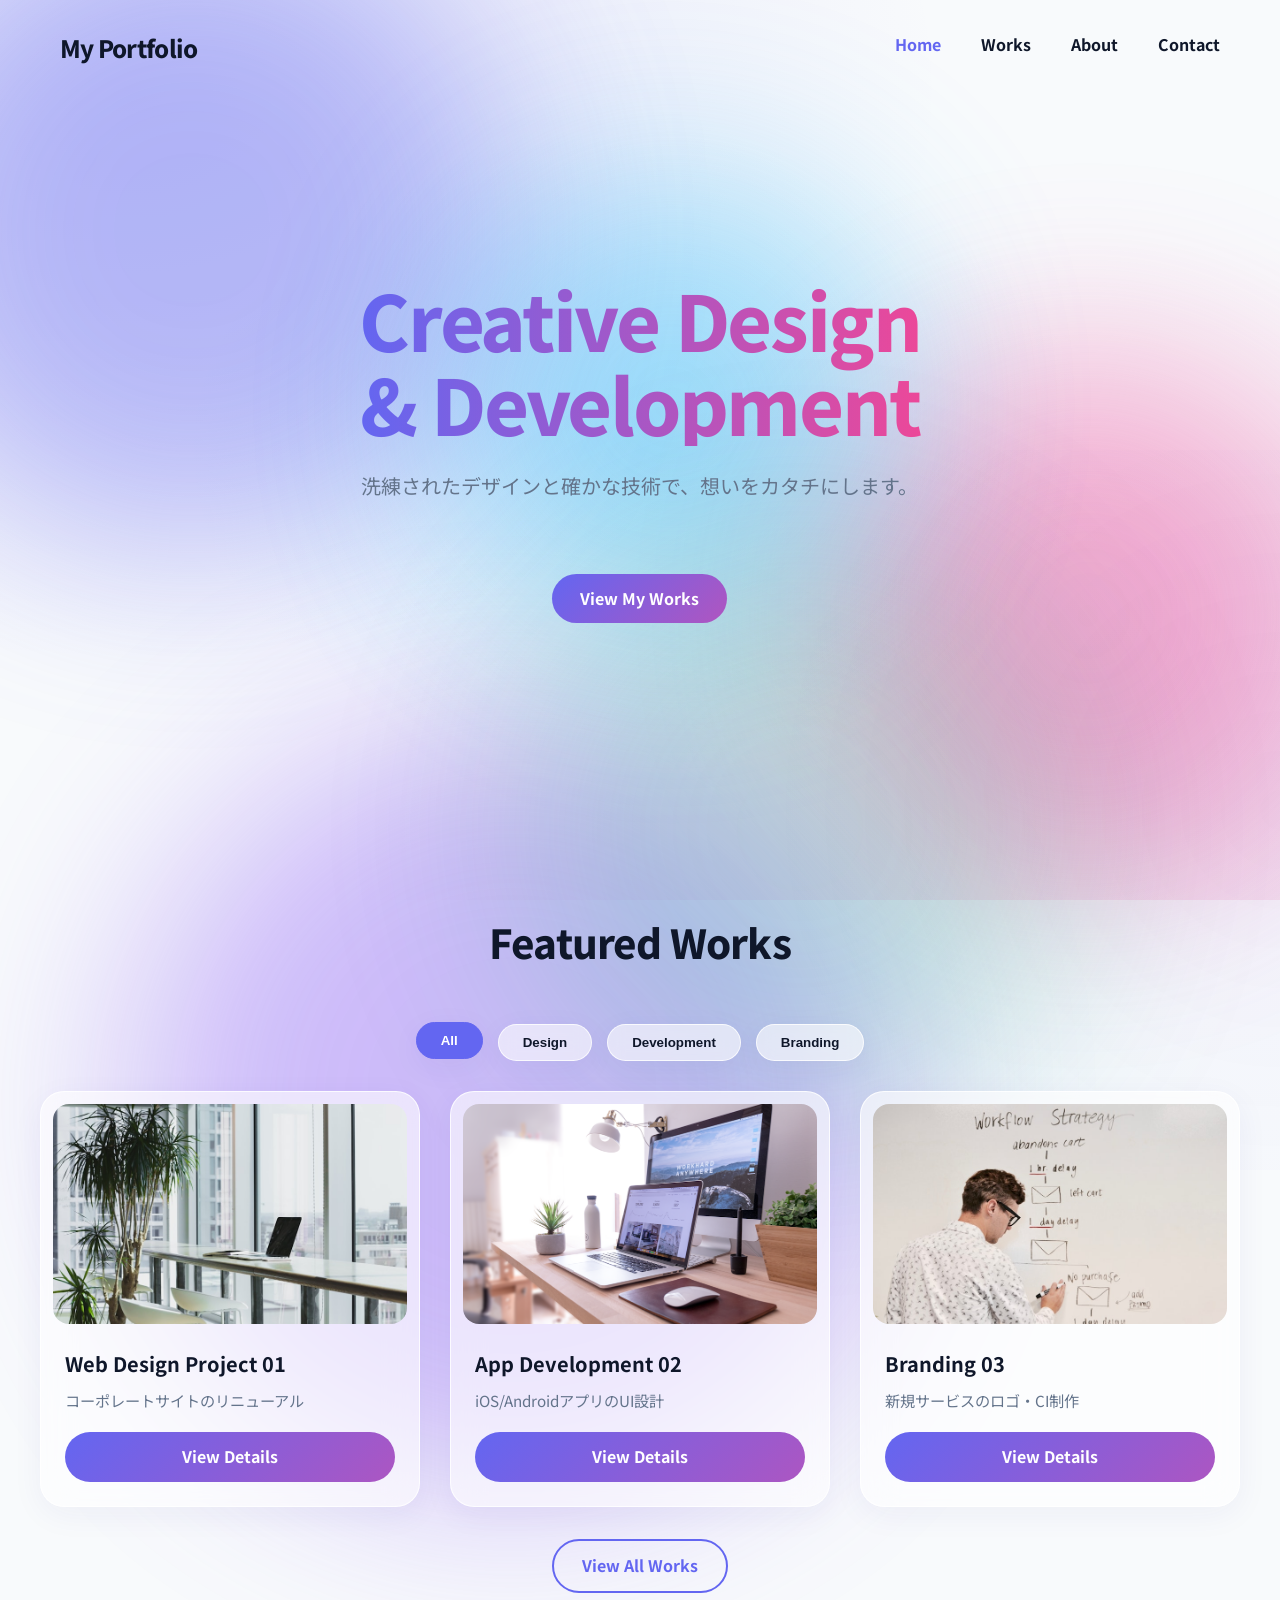
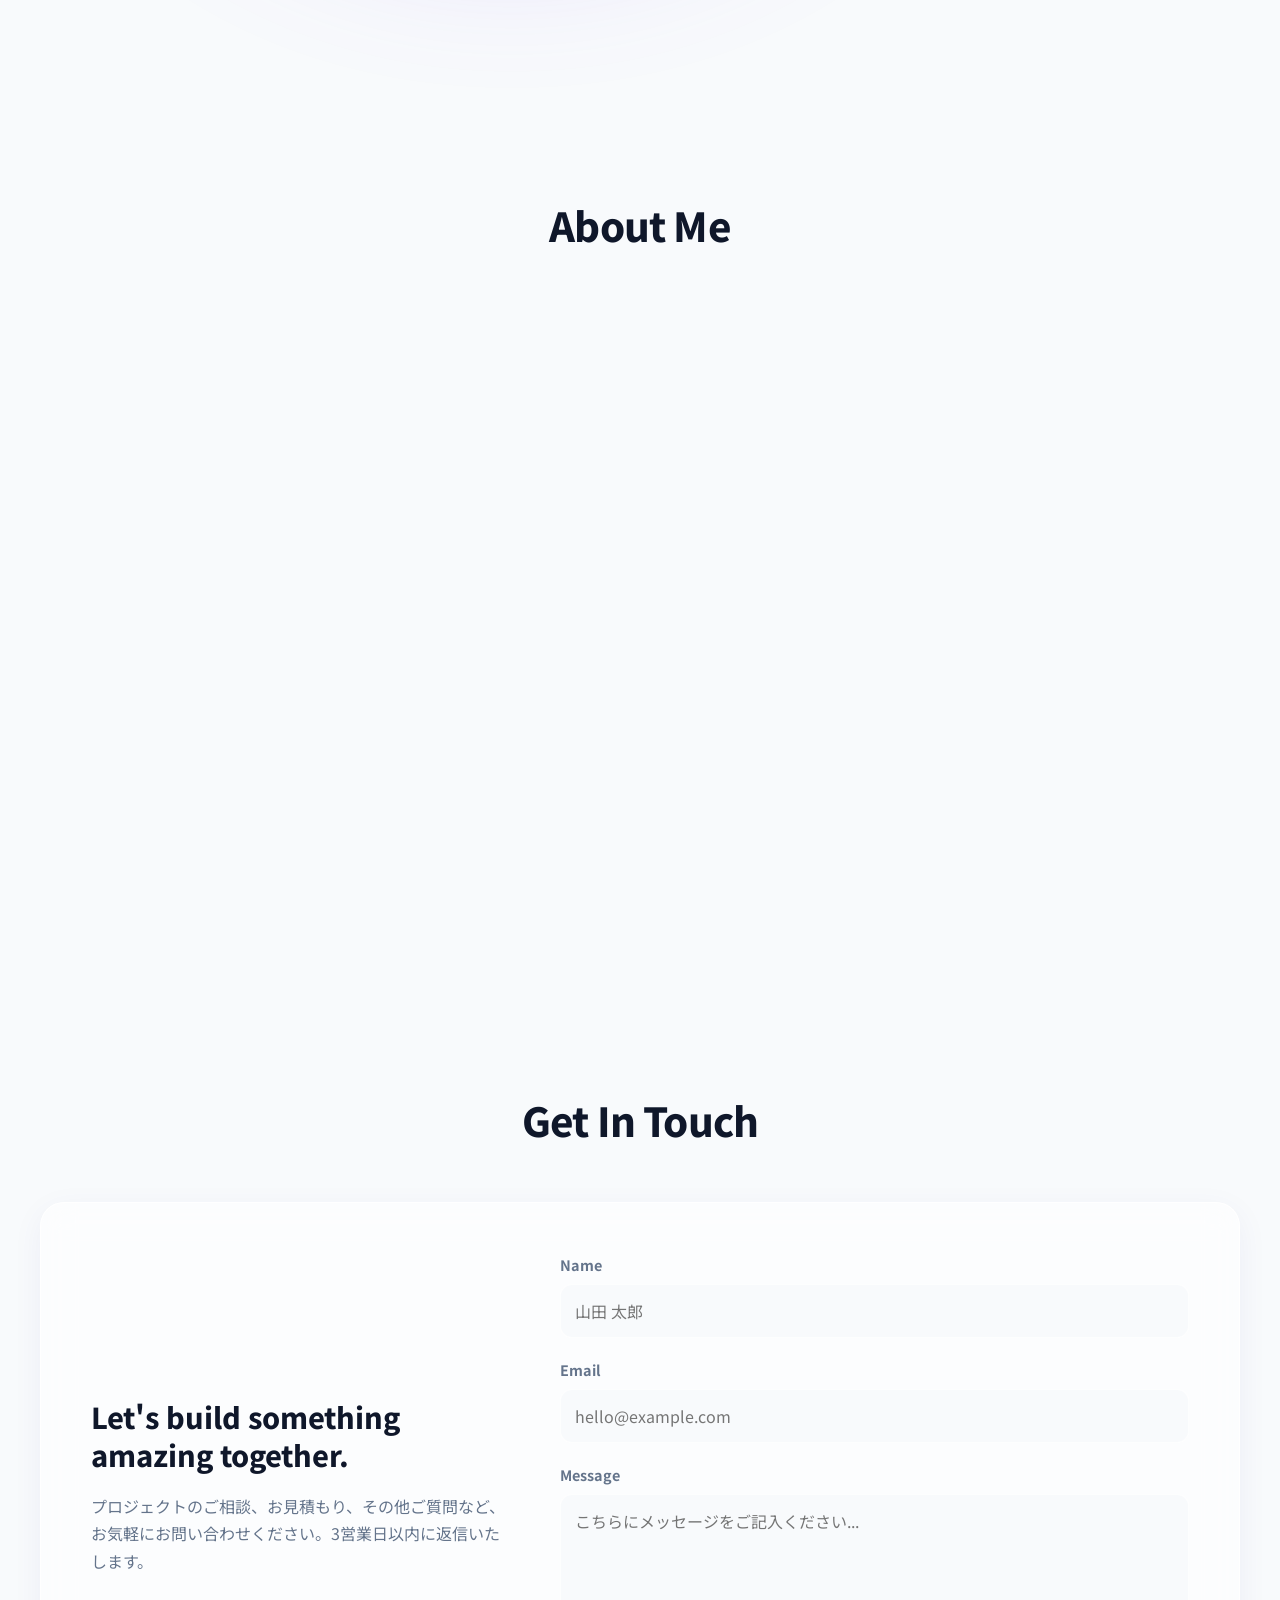
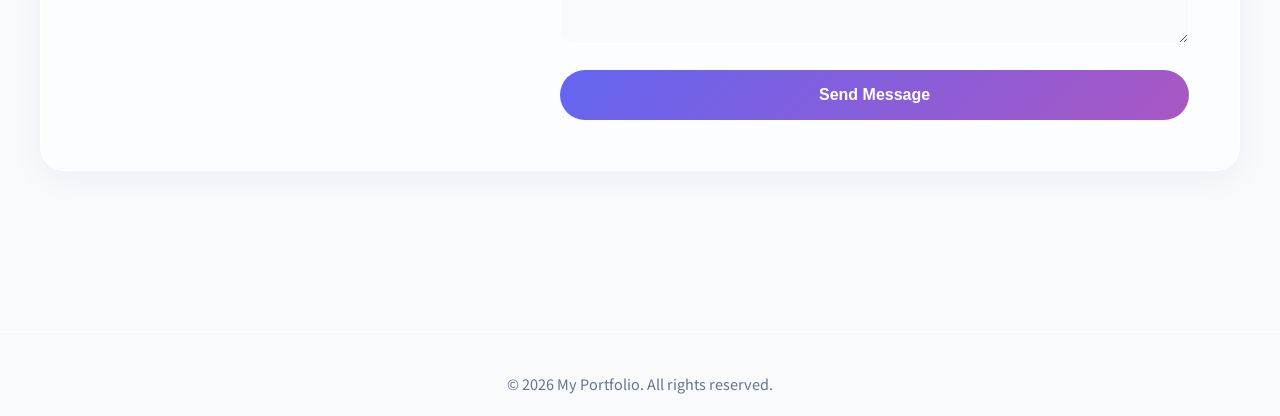
<file: index.html>
<!DOCTYPE html>
<html lang="ja">
<head>
    <meta charset="UTF-8">
    <meta name="viewport" content="width=device-width, initial-scale=1.0">
    <title>Portfolio | Home</title>
    <link rel="preconnect" href="https://fonts.googleapis.com">
    <link rel="preconnect" href="https://fonts.gstatic.com" crossorigin>
    <link href="https://fonts.googleapis.com/css2?family=Noto+Sans+JP:wght@400;700&display=swap" rel="stylesheet">
    <link rel="stylesheet" href="css/style.css">
</head>
<body>
    <!-- サイト全体のパララックス背景装飾 -->
    <div class="parallax-bg-container">
        <div class="parallax-shape shape-1" data-speed="0.3"></div>
        <div class="parallax-shape shape-2" data-speed="-0.2"></div>
        <div class="parallax-shape shape-3" data-speed="0.4"></div>
        <div class="parallax-shape shape-4" data-speed="-0.15"></div>
        <div class="parallax-shape shape-5" data-speed="0.25"></div>
    </div>

    <header>
        <div class="container nav-container">
            <h1 class="logo"><a href="index.html">My Portfolio</a></h1>
            <nav class="pc-nav">
                <ul>
                    <li><a href="index.html" class="active">Home</a></li>
                    <li><a href="works.html">Works</a></li>
                    <li><a href="about.html">About</a></li>
                    <li><a href="contact.html">Contact</a></li>
                </ul>
            </nav>
            <button class="menu-btn" id="menu-btn"><span></span></button>
        </div>
    </header>

    <main>
        <section class="hero fade-in">
            <div class="container">
                <div data-speed="0.15">
                    <h2 class="hero-title">Creative Design <br>& Development</h2>
                </div>
                <div data-speed="0.08">
                    <p class="hero-subtitle">洗練されたデザインと確かな技術で、想いをカタチにします。</p>
                </div>
                <div data-speed="0.04">
                    <a href="#works" class="btn btn-primary mt-4">View My Works</a>
                </div>
            </div>
            <div class="hero-bg" data-speed="-0.1"></div>
        </section>

        <section id="works" class="container section">
            <h3 class="section-title">Featured Works</h3>
            <div class="filter-menu">
                <button class="filter-btn active" data-filter="all">All</button>
                <button class="filter-btn" data-filter="design">Design</button>
                <button class="filter-btn" data-filter="development">Development</button>
                <button class="filter-btn" data-filter="branding">Branding</button>
            </div>
            <div class="grid">
                <div class="card fade-in" data-category="design">
                    <img src="images/work1.jpg" alt="実績1">
                    <div class="card-content">
                        <h4>Web Design Project 01</h4>
                        <p>コーポレートサイトのリニューアル</p>
                        <a href="project-detail.html" class="btn">View Details</a>
                    </div>
                </div>
                <div class="card fade-in" data-category="development">
                    <img src="images/work2.jpg" alt="実績2">
                    <div class="card-content">
                        <h4>App Development 02</h4>
                        <p>iOS/AndroidアプリのUI設計</p>
                        <a href="project-detail.html" class="btn">View Details</a>
                    </div>
                </div>
                <div class="card fade-in" data-category="branding">
                    <img src="images/work3.jpg" alt="実績3">
                    <div class="card-content">
                        <h4>Branding 03</h4>
                        <p>新規サービスのロゴ・CI制作</p>
                        <a href="project-detail.html" class="btn">View Details</a>
                    </div>
                </div>
            </div>
            <div class="center mt-4">
                <a href="works.html" class="btn-outline">View All Works</a>
            </div>
        </section>

        <section id="about" class="container section">
            <h3 class="section-title">About Me</h3>
            <div class="bento-about-grid fade-in">
                <!-- プロフィール画像とステータス -->
                <div class="card bento-profile">
                    <img src="images/about.jpg" alt="Profile Image">
                    <div class="bento-badge">
                        <span class="status-dot"></span> Available for Work
                    </div>
                </div>
                
                <!-- メインの自己紹介 -->
                <div class="card bento-intro">
                    <h4>Hello, I'm a UI/UX Designer & Developer</h4>
                    <p>最新のテクノロジーとデザインを掛け合わせ、ユーザーの心を動かす体験を創り出します。没入感のあるUIや、マイクロインタラクションを用いた心地よい操作感の追求を得意としています。</p>
                    <div class="mt-4">
                        <a href="about.html" class="btn">More About Me</a>
                    </div>
                </div>
                
                <!-- スキルセット -->
                <div class="card bento-skills">
                    <h5>Tech Stack</h5>
                    <div class="skill-tags">
                        <span>UI/UX</span><span>Figma</span><span>React</span><span>Three.js</span><span>Animation</span>
                    </div>
                </div>
                
                <!-- 実績や数字 -->
                <div class="card bento-stats">
                    <div class="stat-item">
                        <span class="stat-num">5+</span>
                        <span class="stat-label">Years of Exp.</span>
                    </div>
                    <div class="stat-item">
                        <span class="stat-num">50+</span>
                        <span class="stat-label">Projects Done</span>
                    </div>
                </div>
            </div>
        </section>

        <section id="contact" class="container section">
            <h3 class="section-title">Get In Touch</h3>
            <div class="contact-grid card fade-in">
                <div class="contact-text">
                    <h4>Let's build something amazing together.</h4>
                    <p>プロジェクトのご相談、お見積もり、その他ご質問など、お気軽にお問い合わせください。3営業日以内に返信いたします。</p>
                </div>
                <form action="#" class="contact-form">
                    <div class="form-group">
                        <label for="name">Name</label>
                        <input type="text" id="name" name="name" placeholder="山田 太郎" required>
                    </div>
                    <div class="form-group">
                        <label for="email">Email</label>
                        <input type="email" id="email" name="email" placeholder="hello@example.com" required>
                    </div>
                    <div class="form-group">
                        <label for="message">Message</label>
                        <textarea id="message" name="message" rows="5" placeholder="こちらにメッセージをご記入ください..." required></textarea>
                    </div>
                    <button type="submit" class="btn">Send Message</button>
                </form>
            </div>
        </section>
    </main>

    <footer>
        <p>&copy; 2026 My Portfolio. All rights reserved.</p>
    </footer>

    <script src="js/main.js"></script>
</body>
</html>
</file>
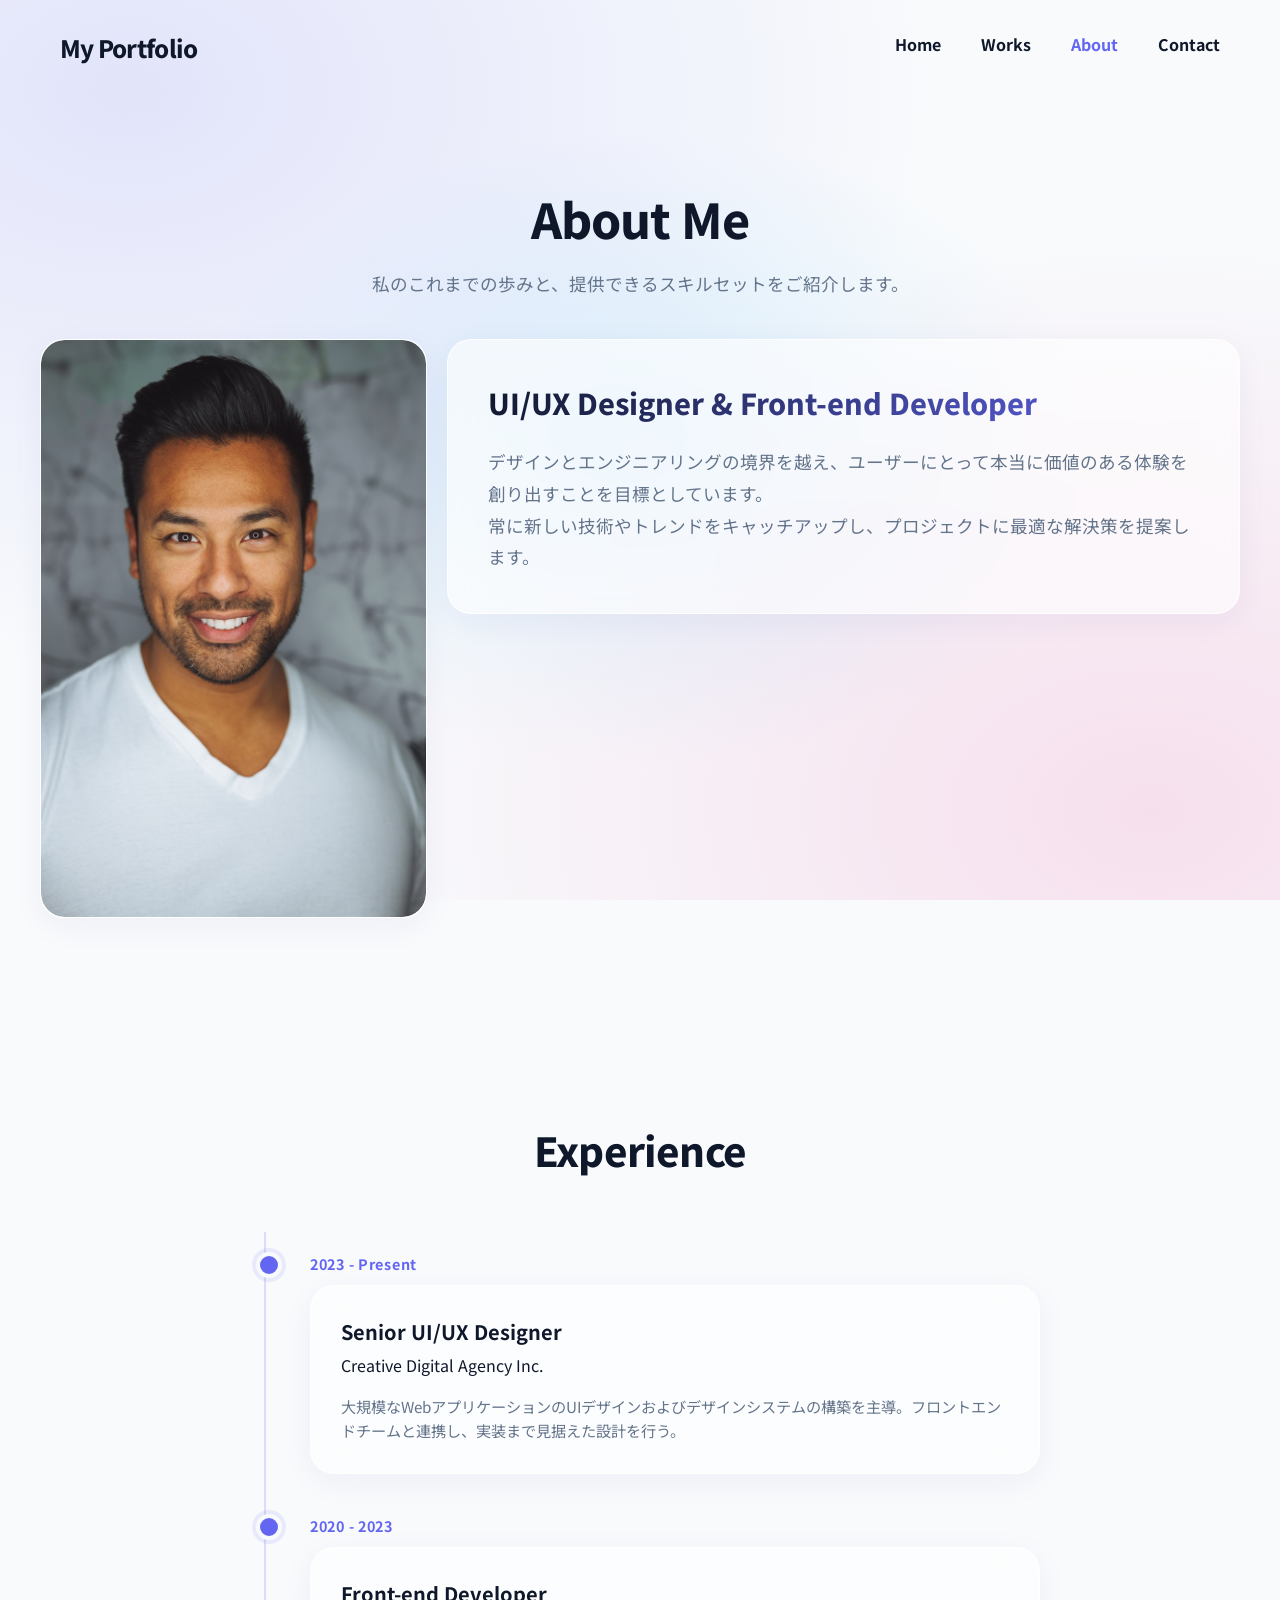
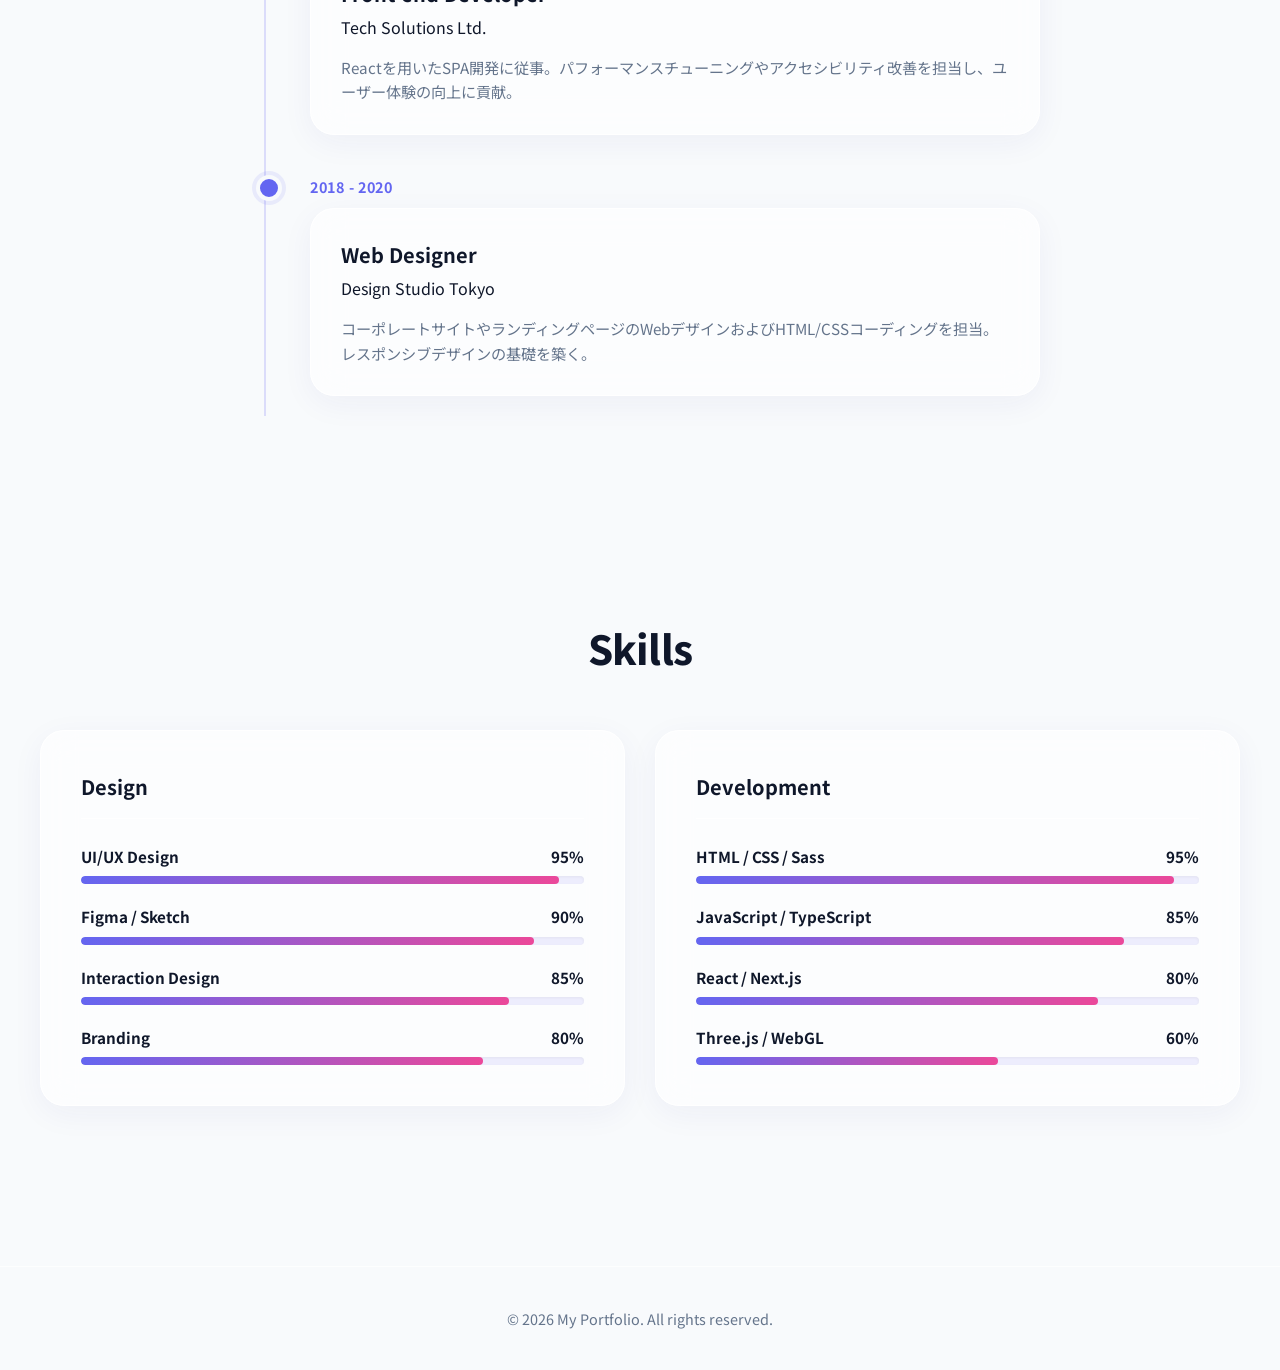
<file: about.html>
<!DOCTYPE html>
<html lang="ja">
<head>
    <meta charset="UTF-8">
    <meta name="viewport" content="width=device-width, initial-scale=1.0">
    <title>Portfolio | About</title>
    <link rel="preconnect" href="https://fonts.googleapis.com">
    <link rel="preconnect" href="https://fonts.gstatic.com" crossorigin>
    <link href="https://fonts.googleapis.com/css2?family=Noto+Sans+JP:wght@400;700&display=swap" rel="stylesheet">
    <link rel="stylesheet" href="css/style.css">
</head>
<body>
    <header>
        <div class="container nav-container">
            <h1 class="logo"><a href="index.html">My Portfolio</a></h1>
            <nav class="pc-nav">
                <ul>
                    <li><a href="index.html">Home</a></li>
                    <li><a href="works.html">Works</a></li>
                    <li><a href="about.html" class="active">About</a></li>
                    <li><a href="contact.html">Contact</a></li>
                </ul>
            </nav>
            <button class="menu-btn" id="menu-btn"><span></span></button>
        </div>
    </header>

    <main>
        <section class="container section fade-in">
            <div class="project-header">
                <h2 class="project-title">About Me</h2>
                <p class="project-subtitle">私のこれまでの歩みと、提供できるスキルセットをご紹介します。</p>
            </div>

            <div class="bento-about-grid">
                <div class="card bento-profile">
                    <img src="images/about.jpg" alt="Profile Image">
                </div>
                <div class="card bento-intro">
                    <h4>UI/UX Designer & Front-end Developer</h4>
                    <p>デザインとエンジニアリングの境界を越え、ユーザーにとって本当に価値のある体験を創り出すことを目標としています。<br>
                    常に新しい技術やトレンドをキャッチアップし、プロジェクトに最適な解決策を提案します。</p>
                </div>
            </div>
        </section>

        <section class="container section">
            <h3 class="section-title">Experience</h3>
            <div class="timeline">
                <div class="timeline-item fade-in">
                    <span class="timeline-date">2023 - Present</span>
                    <div class="timeline-content card">
                        <h4>Senior UI/UX Designer</h4>
                        <p>Creative Digital Agency Inc.</p>
                        <p style="margin-top: 15px; color: var(--text-muted); font-size: 0.95rem;">大規模なWebアプリケーションのUIデザインおよびデザインシステムの構築を主導。フロントエンドチームと連携し、実装まで見据えた設計を行う。</p>
                    </div>
                </div>
                <div class="timeline-item fade-in">
                    <span class="timeline-date">2020 - 2023</span>
                    <div class="timeline-content card">
                        <h4>Front-end Developer</h4>
                        <p>Tech Solutions Ltd.</p>
                        <p style="margin-top: 15px; color: var(--text-muted); font-size: 0.95rem;">Reactを用いたSPA開発に従事。パフォーマンスチューニングやアクセシビリティ改善を担当し、ユーザー体験の向上に貢献。</p>
                    </div>
                </div>
                <div class="timeline-item fade-in">
                    <span class="timeline-date">2018 - 2020</span>
                    <div class="timeline-content card">
                        <h4>Web Designer</h4>
                        <p>Design Studio Tokyo</p>
                        <p style="margin-top: 15px; color: var(--text-muted); font-size: 0.95rem;">コーポレートサイトやランディングページのWebデザインおよびHTML/CSSコーディングを担当。レスポンシブデザインの基礎を築く。</p>
                    </div>
                </div>
            </div>
        </section>

        <section class="container section">
            <h3 class="section-title">Skills</h3>
            <div class="skills-grid fade-in">
                <div class="card skills-card">
                    <div class="skill-category">
                        <h4>Design</h4>
                        <div class="skill-item"><div class="skill-info"><span>UI/UX Design</span><span>95%</span></div><div class="skill-bar"><div class="skill-progress" style="width: 95%;"></div></div></div>
                        <div class="skill-item"><div class="skill-info"><span>Figma / Sketch</span><span>90%</span></div><div class="skill-bar"><div class="skill-progress" style="width: 90%;"></div></div></div>
                        <div class="skill-item"><div class="skill-info"><span>Interaction Design</span><span>85%</span></div><div class="skill-bar"><div class="skill-progress" style="width: 85%;"></div></div></div>
                        <div class="skill-item"><div class="skill-info"><span>Branding</span><span>80%</span></div><div class="skill-bar"><div class="skill-progress" style="width: 80%;"></div></div></div>
                    </div>
                </div>
                <div class="card skills-card">
                    <div class="skill-category">
                        <h4>Development</h4>
                        <div class="skill-item"><div class="skill-info"><span>HTML / CSS / Sass</span><span>95%</span></div><div class="skill-bar"><div class="skill-progress" style="width: 95%;"></div></div></div>
                        <div class="skill-item"><div class="skill-info"><span>JavaScript / TypeScript</span><span>85%</span></div><div class="skill-bar"><div class="skill-progress" style="width: 85%;"></div></div></div>
                        <div class="skill-item"><div class="skill-info"><span>React / Next.js</span><span>80%</span></div><div class="skill-bar"><div class="skill-progress" style="width: 80%;"></div></div></div>
                        <div class="skill-item"><div class="skill-info"><span>Three.js / WebGL</span><span>60%</span></div><div class="skill-bar"><div class="skill-progress" style="width: 60%;"></div></div></div>
                    </div>
                </div>
            </div>
        </section>
    </main>

    <footer>
        <p>&copy; 2026 My Portfolio. All rights reserved.</p>
    </footer>

    <script src="js/main.js"></script>
</body>
</html>
</file>
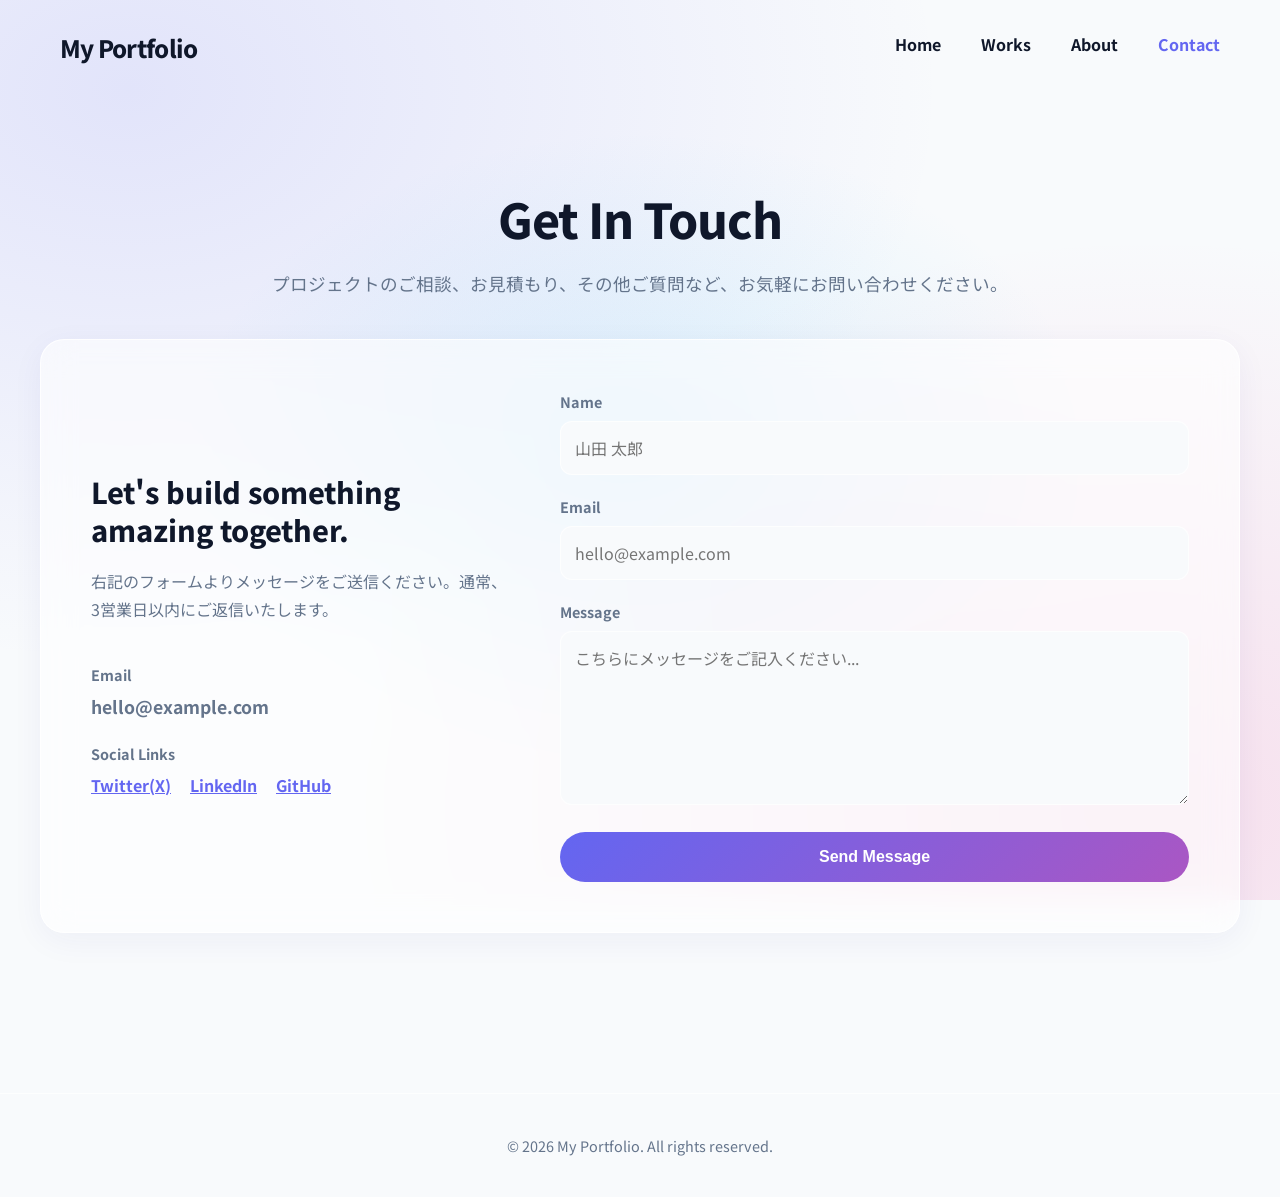
<file: contact.html>
<!DOCTYPE html>
<html lang="ja">
<head>
    <meta charset="UTF-8">
    <meta name="viewport" content="width=device-width, initial-scale=1.0">
    <title>Portfolio | Contact</title>
    <link rel="preconnect" href="https://fonts.googleapis.com">
    <link rel="preconnect" href="https://fonts.gstatic.com" crossorigin>
    <link href="https://fonts.googleapis.com/css2?family=Noto+Sans+JP:wght@400;700&display=swap" rel="stylesheet">
    <link rel="stylesheet" href="css/style.css">
</head>
<body>
    <header>
        <div class="container nav-container">
            <h1 class="logo"><a href="index.html">My Portfolio</a></h1>
            <nav class="pc-nav">
                <ul>
                    <li><a href="index.html">Home</a></li>
                    <li><a href="works.html">Works</a></li>
                    <li><a href="about.html">About</a></li>
                    <li><a href="contact.html" class="active">Contact</a></li>
                </ul>
            </nav>
            <button class="menu-btn" id="menu-btn"><span></span></button>
        </div>
    </header>

    <main>
        <section class="container section fade-in">
            <div class="project-header">
                <h2 class="project-title">Get In Touch</h2>
                <p class="project-subtitle">プロジェクトのご相談、お見積もり、その他ご質問など、お気軽にお問い合わせください。</p>
            </div>

            <div class="contact-grid card">
                <div class="contact-text">
                    <h4>Let's build something amazing together.</h4>
                    <p>右記のフォームよりメッセージをご送信ください。通常、3営業日以内にご返信いたします。</p>
                    
                    <div style="margin-top: 40px;">
                        <p style="font-weight: 700; margin-bottom: 5px; font-size: 0.9rem; color: var(--text-muted);">Email</p>
                        <p style="font-size: 1.1rem; font-weight: 700; margin-bottom: 20px;">hello@example.com</p>
                        
                        <p style="font-weight: 700; margin-bottom: 5px; font-size: 0.9rem; color: var(--text-muted);">Social Links</p>
                        <p style="font-weight: 700;">
                            <a href="#" style="color: var(--main-color); margin-right: 15px; text-decoration: underline;">Twitter(X)</a>
                            <a href="#" style="color: var(--main-color); margin-right: 15px; text-decoration: underline;">LinkedIn</a>
                            <a href="#" style="color: var(--main-color); text-decoration: underline;">GitHub</a>
                        </p>
                    </div>
                </div>
                <form action="#" class="contact-form">
                    <div class="form-group">
                        <label for="name">Name</label>
                        <input type="text" id="name" name="name" placeholder="山田 太郎" required>
                    </div>
                    <div class="form-group">
                        <label for="email">Email</label>
                        <input type="email" id="email" name="email" placeholder="hello@example.com" required>
                    </div>
                    <div class="form-group">
                        <label for="message">Message</label>
                        <textarea id="message" name="message" rows="6" placeholder="こちらにメッセージをご記入ください..." required></textarea>
                    </div>
                    <button type="submit" class="btn">Send Message</button>
                </form>
            </div>
        </section>
    </main>

    <footer>
        <p>&copy; 2026 My Portfolio. All rights reserved.</p>
    </footer>

    <script src="js/main.js"></script>
</body>
</html>
</file>
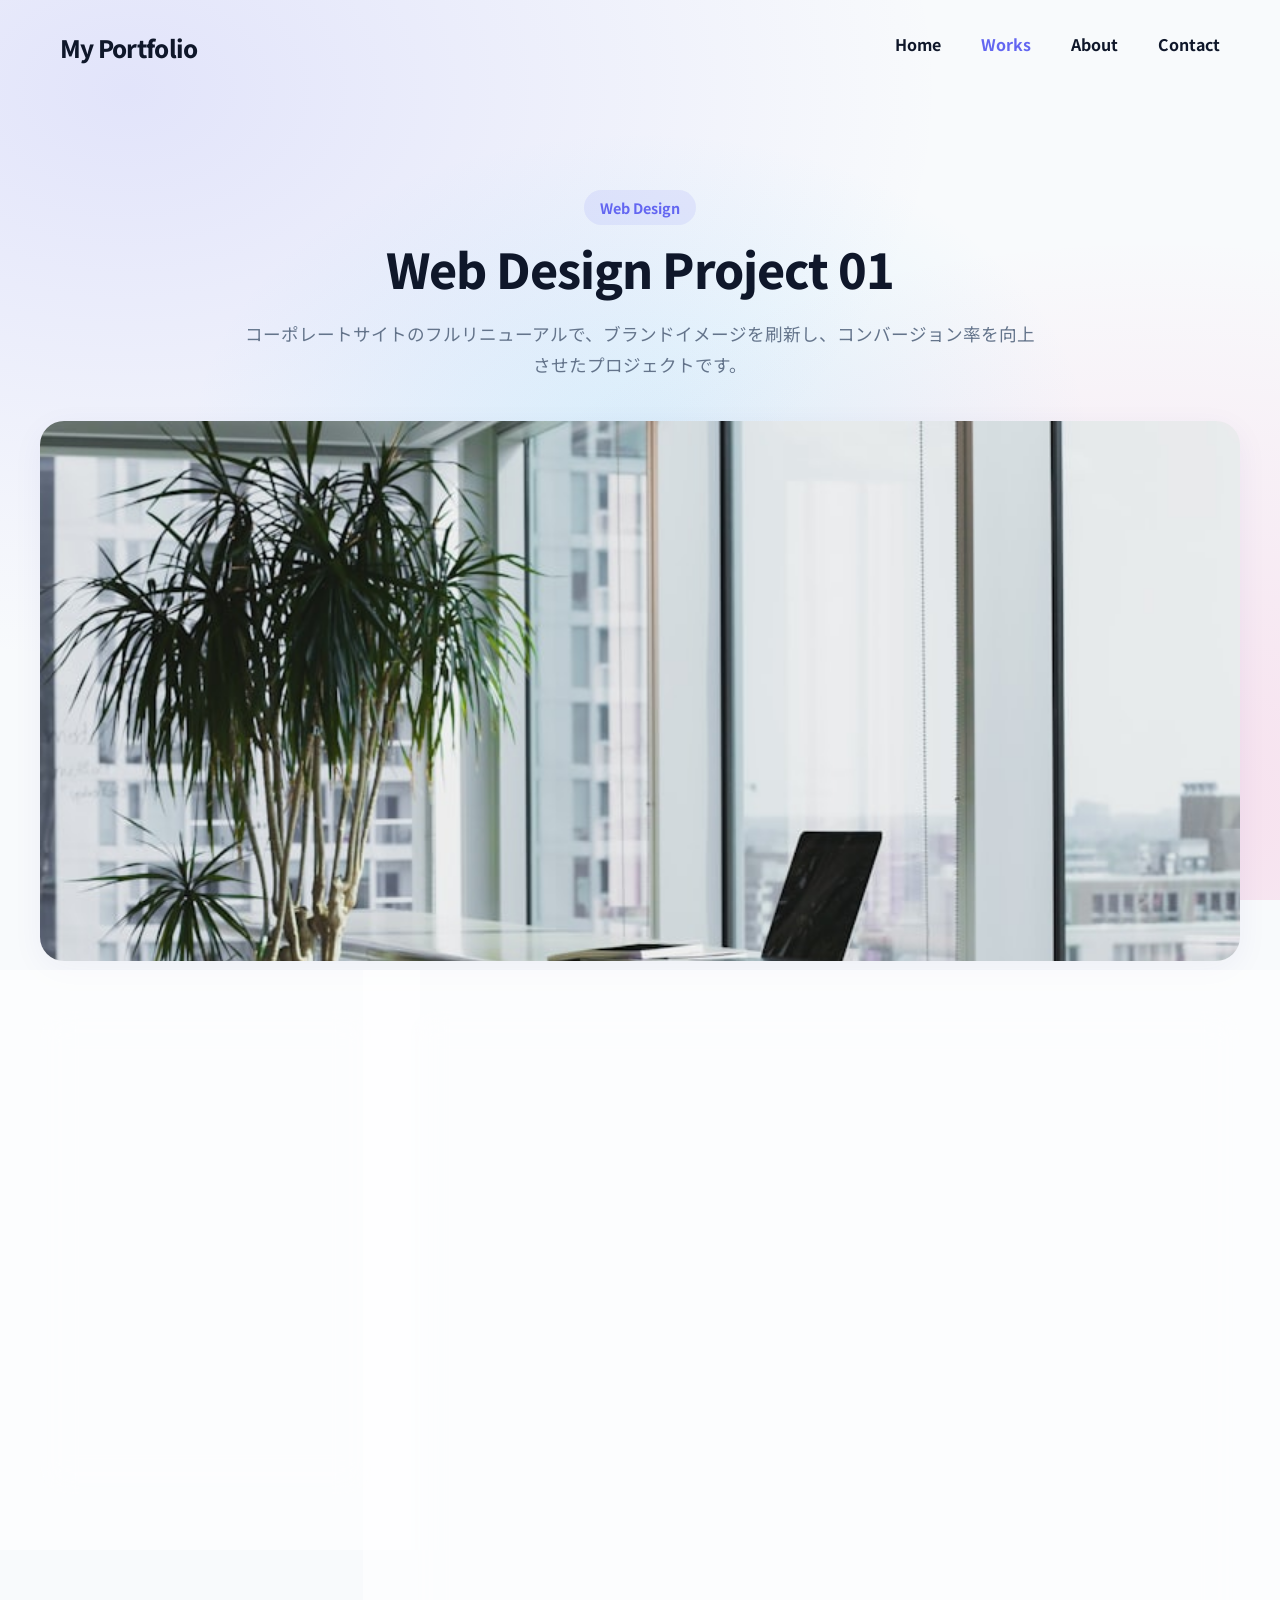
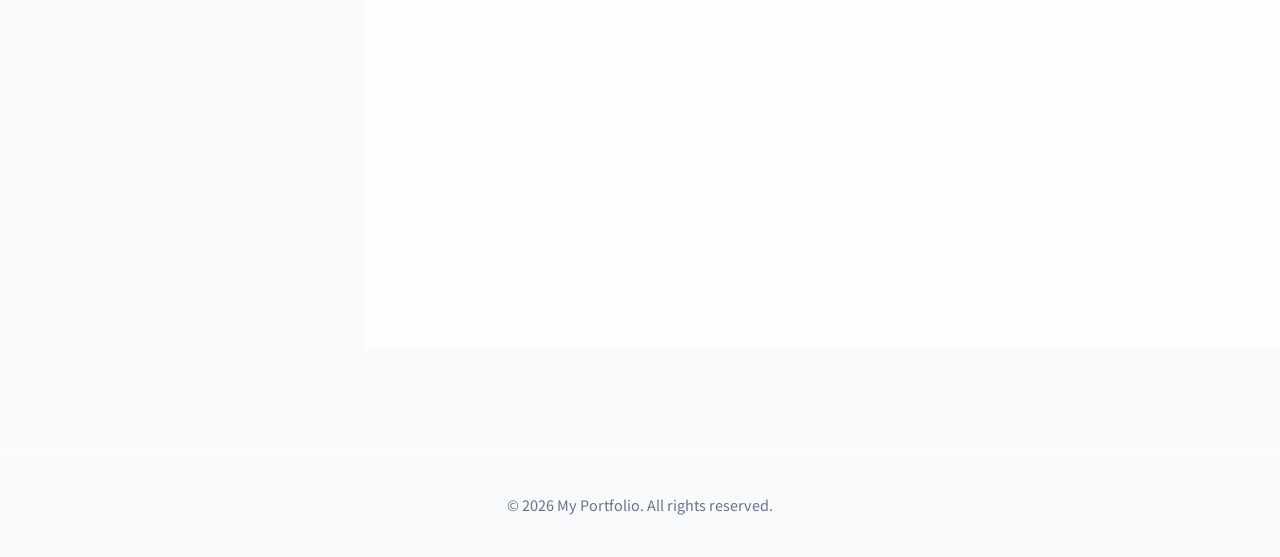
<file: project-detail.html>
<!DOCTYPE html>
<html lang="ja">
<head>
    <meta charset="UTF-8">
    <meta name="viewport" content="width=device-width, initial-scale=1.0">
    <title>Portfolio | Project Detail</title>
    <link rel="preconnect" href="https://fonts.googleapis.com">
    <link rel="preconnect" href="https://fonts.gstatic.com" crossorigin>
    <link href="https://fonts.googleapis.com/css2?family=Noto+Sans+JP:wght@400;700&display=swap" rel="stylesheet">
    <link rel="stylesheet" href="css/style.css">
</head>
<body>
    <header>
        <div class="container nav-container">
            <h1 class="logo"><a href="index.html">My Portfolio</a></h1>
            <nav class="pc-nav">
                <ul>
                    <li><a href="index.html">Home</a></li>
                    <li><a href="works.html" class="active">Works</a></li>
                    <li><a href="about.html">About</a></li>
                    <li><a href="contact.html">Contact</a></li>
                </ul>
            </nav>
            <button class="menu-btn" id="menu-btn"><span></span></button>
        </div>
    </header>

    <main>
        <section class="container section fade-in">
            <div class="project-header">
                <span class="project-category">Web Design</span>
                <h2 class="project-title">Web Design Project 01</h2>
                <p class="project-subtitle">コーポレートサイトのフルリニューアルで、ブランドイメージを刷新し、コンバージョン率を向上させたプロジェクトです。</p>
            </div>
            
            <div class="project-hero-img">
                <img src="images/work1.jpg" alt="Project Hero Image">
            </div>

            <div class="project-content-grid">
                <div class="project-sidebar card">
                    <div class="project-info-block">
                        <h4>Client</h4>
                        <p>株式会社テックデザイン 様</p>
                    </div>
                    <div class="project-info-block">
                        <h4>Role</h4>
                        <p>UI/UX Design, Front-end Development</p>
                    </div>
                    <div class="project-info-block">
                        <h4>Tech Stack</h4>
                        <div class="skill-tags">
                            <span>Figma</span><span>HTML/CSS</span><span>JavaScript</span><span>WordPress</span>
                        </div>
                    </div>
                    <div class="project-info-block">
                        <a href="#" class="btn btn-outline" style="width: 100%; text-align: center;">Visit Website</a>
                    </div>
                </div>

                <div class="project-main-content card">
                    <h3>Overview</h3>
                    <p>既存のコーポレートサイトはデザインが古く、スマートフォンにも最適化されていなかったため、ユーザーの離脱率が高いという課題がありました。本プロジェクトでは、ターゲット層の再定義から始め、モダンで信頼感のあるデザインへと一新しました。</p>
                    
                    <h3>Challenges & Solutions</h3>
                    <p>複雑だったナビゲーション構造を見直し、ユーザーが求める情報に最短でアクセスできるよう、情報設計（IA）を大幅に改善しました。また、メインビジュアルにはマイクロインタラクションを取り入れ、印象に残るファーストビューを実現しています。</p>
                    <img src="images/work2.jpg" alt="Detail Image" class="content-inline-img">
                    <p>結果として、リニューアル後3ヶ月でサイトからの問い合わせ数が150%に増加し、直帰率も大幅に改善されました。</p>
                </div>
            </div>
        </section>
    </main>

    <footer>
        <p>&copy; 2026 My Portfolio. All rights reserved.</p>
    </footer>

    <script src="js/main.js"></script>
</body>
</html>
</file>
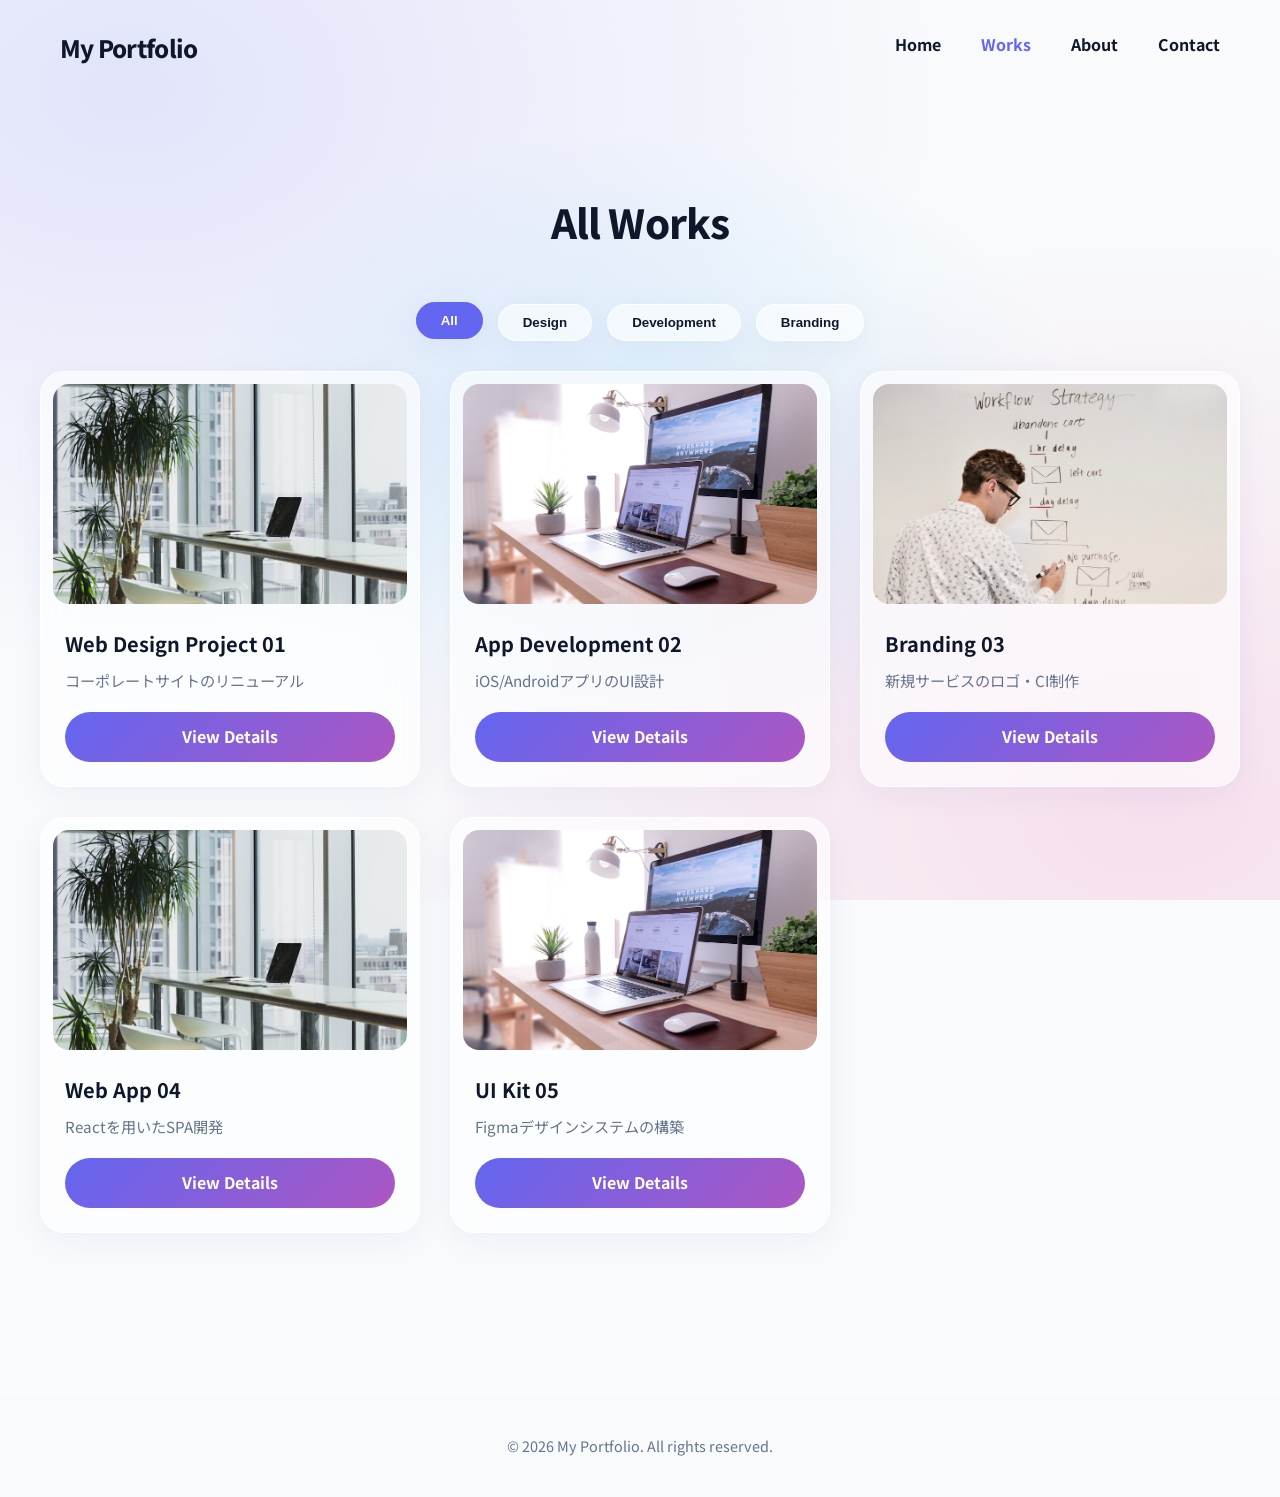
<file: works.html>
<!DOCTYPE html>
<html lang="ja">
<head>
    <meta charset="UTF-8">
    <meta name="viewport" content="width=device-width, initial-scale=1.0">
    <title>Portfolio | Works</title>
    <link rel="preconnect" href="https://fonts.googleapis.com">
    <link rel="preconnect" href="https://fonts.gstatic.com" crossorigin>
    <link href="https://fonts.googleapis.com/css2?family=Noto+Sans+JP:wght@400;700&display=swap" rel="stylesheet">
    <link rel="stylesheet" href="css/style.css">
</head>
<body>
    <header>
        <div class="container nav-container">
            <h1 class="logo"><a href="index.html">My Portfolio</a></h1>
            <nav class="pc-nav">
                <ul>
                    <li><a href="index.html">Home</a></li>
                    <li><a href="works.html" class="active">Works</a></li>
                    <li><a href="about.html">About</a></li>
                    <li><a href="contact.html">Contact</a></li>
                </ul>
            </nav>
            <button class="menu-btn" id="menu-btn"><span></span></button>
        </div>
    </header>

    <main>
        <section id="works" class="container section">
            <h3 class="section-title">All Works</h3>
            <div class="filter-menu">
                <button class="filter-btn active" data-filter="all">All</button>
                <button class="filter-btn" data-filter="design">Design</button>
                <button class="filter-btn" data-filter="development">Development</button>
                <button class="filter-btn" data-filter="branding">Branding</button>
            </div>
            <div class="grid">
                <!-- カードを複製して数を増やします -->
                <div class="card fade-in" data-category="design">
                    <img src="images/work1.jpg" alt="実績1">
                    <div class="card-content">
                        <h4>Web Design Project 01</h4>
                        <p>コーポレートサイトのリニューアル</p>
                        <a href="project-detail.html" class="btn">View Details</a>
                    </div>
                </div>
                <div class="card fade-in" data-category="development">
                    <img src="images/work2.jpg" alt="実績2">
                    <div class="card-content">
                        <h4>App Development 02</h4>
                        <p>iOS/AndroidアプリのUI設計</p>
                        <a href="project-detail.html" class="btn">View Details</a>
                    </div>
                </div>
                <div class="card fade-in" data-category="branding">
                    <img src="images/work3.jpg" alt="実績3">
                    <div class="card-content">
                        <h4>Branding 03</h4>
                        <p>新規サービスのロゴ・CI制作</p>
                        <a href="project-detail.html" class="btn">View Details</a>
                    </div>
                </div>
                <div class="card fade-in" data-category="development">
                    <img src="images/work1.jpg" alt="実績4">
                    <div class="card-content">
                        <h4>Web App 04</h4>
                        <p>Reactを用いたSPA開発</p>
                        <a href="project-detail.html" class="btn">View Details</a>
                    </div>
                </div>
                <div class="card fade-in" data-category="design">
                    <img src="images/work2.jpg" alt="実績5">
                    <div class="card-content">
                        <h4>UI Kit 05</h4>
                        <p>Figmaデザインシステムの構築</p>
                        <a href="project-detail.html" class="btn">View Details</a>
                    </div>
                </div>
            </div>
        </section>
    </main>

    <footer>
        <p>&copy; 2026 My Portfolio. All rights reserved.</p>
    </footer>

    <script src="js/main.js"></script>
</body>
</html>
</file>
<file: css/style.css>
:root {
    --main-color: #6366f1; /* 2026年トレンドの鮮やかなインディゴ */
    --main-color-hover: #4f46e5;
    --gradient-primary: linear-gradient(135deg, #6366f1 0%, #ec4899 100%);
    --gradient-text: linear-gradient(to right, #6366f1, #ec4899, #8b5cf6, #6366f1);
    --text-color: #0f172a;
    --text-muted: #64748b;
    --bg-color: #f8fafc;
    --glass-bg: rgba(255, 255, 255, 0.6);
    --glass-border: rgba(255, 255, 255, 0.8);
    --glass-shadow: 0 8px 32px rgba(31, 38, 135, 0.05);
    --transition: 0.4s cubic-bezier(0.16, 1, 0.3, 1);
}

/* カスタムスクロールバー */
::-webkit-scrollbar { width: 8px; }
::-webkit-scrollbar-track { background: var(--bg-color); }
::-webkit-scrollbar-thumb { background: #cbd5e1; border-radius: 4px; }
::-webkit-scrollbar-thumb:hover { background: var(--main-color); }

* { margin: 0; padding: 0; box-sizing: border-box; }

body {
    font-family: 'Noto Sans JP', sans-serif;
    color: var(--text-color);
    line-height: 1.6;
    background-color: var(--bg-color);
    /* メッシュグラデーション背景 */
    background-image: 
        radial-gradient(at 10% 10%, rgba(99, 102, 241, 0.15) 0px, transparent 50%),
        radial-gradient(at 90% 90%, rgba(236, 72, 153, 0.15) 0px, transparent 50%),
        radial-gradient(at 50% 50%, rgba(56, 189, 248, 0.15) 0px, transparent 50%);
    background-attachment: fixed;
}

/* スクロールロック */
body.no-scroll {
    overflow: hidden;
}

.container { max-width: 1200px; margin: 0 auto; padding: 0 20px; }
.section { padding: 100px 0; }
.section-title { text-align: center; margin-bottom: 50px; font-size: 2.5rem; font-weight: 800; letter-spacing: -0.02em; }

/* Navigation */
header { height: 90px; display: flex; align-items: center; position: sticky; top: 0; background: transparent; border-bottom: 1px solid transparent; z-index: 100; transition: all 0.4s cubic-bezier(0.16, 1, 0.3, 1); }
.nav-container { display: flex; justify-content: space-between; align-items: center; width: 100%; }
header.scrolled {
    height: 70px;
    background: rgba(255, 255, 255, 0.55);
    backdrop-filter: saturate(180%) blur(24px);
    -webkit-backdrop-filter: saturate(180%) blur(24px);
    box-shadow: 0 4px 30px rgba(0, 0, 0, 0.04);
    border-bottom: 1px solid rgba(255, 255, 255, 0.4);
}
.logo a { text-decoration: none; color: var(--text-color); font-weight: 800; font-size: 1.5rem; letter-spacing: -0.03em; }
.pc-nav ul { display: flex; list-style: none; }
.pc-nav li { margin-left: 40px; }
.pc-nav a { text-decoration: none; color: var(--text-color); font-weight: 700; transition: var(--transition); }
.pc-nav a:hover, .pc-nav a.active { color: var(--main-color); }

/* Parallax Background Shapes */
.parallax-bg-container {
    position: fixed;
    top: 0;
    left: 0;
    width: 100vw;
    height: 100vh;
    z-index: -2;
    pointer-events: none;
    overflow: visible;
}
.parallax-shape {
    position: absolute;
    border-radius: 50%;
    filter: blur(100px);
    opacity: 0.4;
    will-change: transform;
}
.shape-1 { width: 50vw; height: 50vw; background: var(--main-color); top: -10%; left: -10%; }
.shape-2 { width: 40vw; height: 40vw; background: #ec4899; top: 40%; right: -5%; }
.shape-3 { width: 60vw; height: 60vw; background: #8b5cf6; top: 80%; left: 10%; }
.shape-4 { width: 35vw; height: 35vw; background: #38bdf8; top: 20%; right: 30%; }
.shape-5 { width: 45vw; height: 45vw; background: #10b981; top: 60%; right: 15%; opacity: 0.2; }

/* Hero Section */
.hero { min-height: 80vh; display: flex; align-items: center; justify-content: center; text-align: center; position: relative; }
.hero-title { font-size: clamp(3rem, 6vw, 5rem); font-weight: 800; line-height: 1.1; letter-spacing: -0.03em; margin-bottom: 24px; background: var(--gradient-text); background-size: 300% auto; -webkit-background-clip: text; -webkit-text-fill-color: transparent; animation: textShine 6s linear infinite; }
.hero-subtitle { font-size: 1.25rem; color: var(--text-muted); margin-bottom: 40px; max-width: 600px; margin-left: auto; margin-right: auto; }
.hero-bg { position: absolute; top: 50%; left: 50%; transform: translate(-50%, -50%); width: 100%; height: 100%; background: radial-gradient(circle at center, rgba(99, 102, 241, 0.05) 0%, transparent 70%); z-index: -1; pointer-events: none; animation: floatBg 10s ease-in-out infinite; }

@keyframes textShine {
    to { background-position: 300% center; }
}

@keyframes floatBg {
    0% { transform: translate(-50%, -50%) scale(1); }
    50% { transform: translate(-50%, -48%) scale(1.05); }
    100% { transform: translate(-50%, -50%) scale(1); }
}

/* Grid System */
.grid { display: grid; grid-template-columns: repeat(auto-fit, minmax(300px, 1fr)); gap: 30px; }

/* Bento Grid & Glassmorphism Cards */
.card { background: var(--glass-bg); backdrop-filter: blur(16px); -webkit-backdrop-filter: blur(16px); border: 1px solid var(--glass-border); border-radius: 24px; padding: 12px; transition: var(--transition); box-shadow: var(--glass-shadow); display: flex; flex-direction: column; }
.card:hover { transform: translateY(-8px) scale(1.02); box-shadow: 0 20px 40px rgba(99, 102, 241, 0.15), 0 0 20px rgba(236, 72, 153, 0.05); border-color: rgba(236, 72, 153, 0.3); }
.card img { width: 100%; height: 220px; object-fit: cover; border-radius: 16px; transition: var(--transition); }
.card-content { padding: 24px 12px 12px; flex-grow: 1; display: flex; flex-direction: column; }
.card-content h4 { font-size: 1.25rem; margin-bottom: 8px; font-weight: 700; }
.card-content p { color: var(--text-muted); margin-bottom: 20px; font-size: 0.95rem; flex-grow: 1; }
.card-content .btn { margin-top: auto; text-align: center; }

/* Bento Grid About Section */
.bento-about-grid { display: grid; grid-template-columns: repeat(3, 1fr); grid-template-rows: auto auto; gap: 20px; }
.bento-profile { grid-column: 1 / 2; grid-row: 1 / 3; padding: 0; position: relative; overflow: hidden; }
.bento-profile img { width: 100%; height: 100%; min-height: 400px; object-fit: cover; border-radius: 24px; display: block; }
.bento-badge { position: absolute; bottom: 20px; left: 20px; right: 20px; background: var(--glass-bg); backdrop-filter: blur(12px); -webkit-backdrop-filter: blur(12px); padding: 12px 20px; border-radius: 20px; font-weight: 700; font-size: 0.9rem; display: flex; align-items: center; gap: 10px; border: 1px solid var(--glass-border); box-shadow: var(--glass-shadow); color: var(--text-color); }
.status-dot { width: 10px; height: 10px; background-color: #10b981; border-radius: 50%; display: inline-block; box-shadow: 0 0 10px #10b981; animation: pulse 2s infinite; }
@keyframes pulse {
    0% { transform: scale(0.95); box-shadow: 0 0 0 0 rgba(16, 185, 129, 0.7); }
    70% { transform: scale(1); box-shadow: 0 0 0 6px rgba(16, 185, 129, 0); }
    100% { transform: scale(0.95); box-shadow: 0 0 0 0 rgba(16, 185, 129, 0); }
}
.bento-intro { grid-column: 2 / 4; padding: 40px; display: flex; flex-direction: column; justify-content: center; }
.bento-intro h4 { font-size: 1.8rem; margin-bottom: 20px; font-weight: 800; background: linear-gradient(135deg, var(--text-color) 0%, var(--main-color) 100%); -webkit-background-clip: text; -webkit-text-fill-color: transparent; }
.bento-intro p { font-size: 1.1rem; color: var(--text-muted); line-height: 1.8; }
.bento-skills { grid-column: 2 / 3; padding: 30px; display: flex; flex-direction: column; justify-content: center; }
.bento-skills h5 { font-size: 1.1rem; margin-bottom: 15px; font-weight: 700; }
.skill-tags { display: flex; flex-wrap: wrap; gap: 10px; }
.skill-tags span { background: rgba(99, 102, 241, 0.1); color: var(--main-color); padding: 8px 16px; border-radius: 20px; font-size: 0.85rem; font-weight: 700; border: 1px solid rgba(99, 102, 241, 0.2); transition: var(--transition); }
.skill-tags span:hover { background: var(--main-color); color: #fff; transform: translateY(-2px); }
.bento-stats { grid-column: 3 / 4; padding: 30px; display: flex; flex-direction: column; justify-content: center; gap: 20px; }
.stat-item { display: flex; flex-direction: column; }
.stat-num { font-size: 3rem; font-weight: 800; line-height: 1; color: var(--main-color); }
.stat-label { font-size: 0.95rem; color: var(--text-muted); font-weight: 700; margin-top: 5px; }

/* Buttons */
.btn { display: inline-block; background: var(--gradient-primary); background-size: 200% auto; color: #fff; padding: 12px 28px; text-decoration: none; border-radius: 30px; font-weight: 700; transition: var(--transition); border: none; }
.btn:hover { background-position: right center; transform: translateY(-2px); box-shadow: 0 8px 20px rgba(236, 72, 153, 0.3); }
.btn-outline { display: inline-block; border: 2px solid var(--main-color); color: var(--main-color); padding: 12px 28px; text-decoration: none; border-radius: 30px; font-weight: 700; transition: var(--transition); }
.btn-outline:hover { background: var(--main-color); color: #fff; transform: translateY(-2px); box-shadow: 0 8px 20px rgba(99, 102, 241, 0.2); }

/* Filter Menu */
.filter-menu { display: flex; justify-content: center; gap: 15px; margin-bottom: 30px; flex-wrap: wrap; }
.filter-btn { background: var(--glass-bg); backdrop-filter: blur(8px); border: 1px solid var(--glass-border); color: var(--text-color); padding: 10px 24px; border-radius: 30px; cursor: pointer; font-weight: 700; transition: var(--transition); box-shadow: var(--glass-shadow); }
.filter-btn:hover, .filter-btn.active { background: var(--main-color); color: #fff; border-color: var(--main-color); transform: translateY(-2px); }

/* Animations */
.fade-in { opacity: 0; transform: translateY(30px) scale(0.98); transition: 0.8s cubic-bezier(0.16, 1, 0.3, 1); }
.fade-in.active { opacity: 1; transform: translateY(0); }

/* Utilities */
.card.hide { display: none; }
.card.filtering { opacity: 0; transform: scale(0.9); pointer-events: none; }
.center { text-align: center; }
.mt-4 { margin-top: 2rem; }

/* Contact Section */
.contact-grid {
    display: grid;
    grid-template-columns: 1fr 1.5fr;
    gap: 50px;
    padding: 50px;
    align-items: center;
}
.contact-text h4 { font-size: 1.8rem; font-weight: 800; margin-bottom: 20px; line-height: 1.3; }
.contact-text p { font-size: 1rem; color: var(--text-muted); line-height: 1.7; }
.form-group { margin-bottom: 20px; }
.form-group label { display: block; font-weight: 700; margin-bottom: 8px; font-size: 0.9rem; color: var(--text-muted); }
.contact-form input,
.contact-form textarea {
    width: 100%;
    padding: 14px;
    background: var(--bg-color);
    border: 1px solid var(--glass-border);
    border-radius: 12px;
    font-size: 1rem;
    font-family: inherit;
    color: var(--text-color);
    transition: var(--transition);
}
.contact-form input:focus,
.contact-form textarea:focus {
    outline: none;
    border-color: var(--main-color);
    box-shadow: 0 0 0 3px rgba(99, 102, 241, 0.2);
}
.contact-form .btn { width: 100%; padding: 16px; font-size: 1rem; }

/* Project Detail Section */
.project-header { text-align: center; margin-bottom: 40px; }
.project-category { display: inline-block; background: rgba(99, 102, 241, 0.1); color: var(--main-color); padding: 6px 16px; border-radius: 20px; font-size: 0.9rem; font-weight: 700; margin-bottom: 15px; }
.project-title { font-size: clamp(2rem, 4vw, 3rem); font-weight: 800; margin-bottom: 20px; line-height: 1.2; letter-spacing: -0.02em; }
.project-subtitle { font-size: 1.1rem; color: var(--text-muted); max-width: 800px; margin: 0 auto; line-height: 1.8; }

.project-hero-img { width: 100%; height: auto; max-height: 60vh; border-radius: 24px; overflow: hidden; margin-bottom: 50px; box-shadow: var(--glass-shadow); }
.project-hero-img img { width: 100%; height: 100%; object-fit: cover; display: block; }

.project-content-grid { display: grid; grid-template-columns: 1fr 2.5fr; gap: 40px; align-items: start; }
.project-sidebar { padding: 30px; position: sticky; top: 100px; }
.project-info-block { margin-bottom: 30px; }
.project-info-block:last-child { margin-bottom: 0; }
.project-info-block h4 { font-size: 1rem; color: var(--text-muted); margin-bottom: 10px; text-transform: uppercase; letter-spacing: 0.05em; font-weight: 700; }
.project-info-block p { font-size: 1.05rem; font-weight: 700; color: var(--text-color); }

.project-main-content { padding: 50px; }
.project-main-content h3 { font-size: 1.8rem; font-weight: 800; margin-top: 40px; margin-bottom: 20px; color: var(--text-color); }
.project-main-content h3:first-child { margin-top: 0; }
.project-main-content p { font-size: 1.1rem; color: var(--text-muted); line-height: 1.9; margin-bottom: 20px; }
.content-inline-img { width: 100%; border-radius: 16px; margin: 30px 0; box-shadow: var(--glass-shadow); }

/* About Page - Timeline & Skills */
.timeline { position: relative; max-width: 800px; margin: 0 auto; padding: 20px 0; }
.timeline::before { content: ''; position: absolute; top: 0; left: 24px; height: 100%; width: 2px; background: rgba(99, 102, 241, 0.2); }
.timeline-item { position: relative; margin-bottom: 40px; padding-left: 70px; }
.timeline-item:last-child { margin-bottom: 0; }
.timeline-item::before { content: ''; position: absolute; top: 0; left: 16px; width: 18px; height: 18px; border-radius: 50%; background: var(--main-color); border: 4px solid var(--bg-color); box-shadow: 0 0 0 4px rgba(99, 102, 241, 0.1); z-index: 1; }
.timeline-date { font-size: 0.9rem; color: var(--main-color); font-weight: 700; margin-bottom: 10px; display: block; letter-spacing: 0.05em; }
.timeline-content { padding: 30px; }
.timeline-content h4 { font-size: 1.25rem; margin-bottom: 5px; font-weight: 700; }
.skills-grid { display: grid; grid-template-columns: repeat(auto-fit, minmax(300px, 1fr)); gap: 30px; }
.skills-card { padding: 40px; display: flex; flex-direction: column; }
.skill-category h4 { font-size: 1.25rem; margin-bottom: 25px; font-weight: 700; border-bottom: 1px solid var(--glass-border); padding-bottom: 15px; }
.skill-item { margin-bottom: 20px; }
.skill-item:last-child { margin-bottom: 0; }
.skill-info { display: flex; justify-content: space-between; margin-bottom: 8px; font-weight: 700; font-size: 0.95rem; }
.skill-bar { width: 100%; height: 8px; background: rgba(99, 102, 241, 0.1); border-radius: 4px; overflow: hidden; box-shadow: inset 0 1px 3px rgba(0,0,0,0.05); }
.skill-progress { height: 100%; background: var(--gradient-primary); border-radius: 4px; transition: width 1s ease-in-out; }

/* Footer */
footer { text-align: center; padding: 40px 0; color: var(--text-muted); font-size: 0.9rem; margin-top: 60px; border-top: 1px solid var(--glass-border); }

/* Responsive (Mobile Menu) */
.menu-btn {
    display: none;
    cursor: pointer;
    border: none;
    background: none;
    width: 30px;
    height: 22px;
    position: relative;
    z-index: 1001;
}
.menu-btn span,
.menu-btn span::before,
.menu-btn span::after {
    content: '';
    display: block;
    width: 100%;
    height: 3px;
    background-color: var(--text-color);
    position: absolute;
    left: 0;
    transition: all 0.3s ease;
    border-radius: 2px;
}
.menu-btn span { top: 50%; transform: translateY(-50%); }
.menu-btn span::before { top: -8px; }
.menu-btn span::after { top: 8px; }
.menu-btn.active span { background-color: transparent; }
.menu-btn.active span::before { top: 0; transform: rotate(45deg); }
.menu-btn.active span::after { top: 0; transform: rotate(-45deg); }

@media (max-width: 768px) {
    .hero { min-height: 60vh; padding: 60px 0; }
    .section { padding: 60px 0; }
    .bento-about-grid { grid-template-columns: 1fr; }
    .bento-profile, .bento-intro, .bento-skills, .bento-stats { grid-column: 1 / -1; grid-row: auto; }
    .bento-profile img { min-height: 250px; }
    .bento-intro { padding: 30px; }
    .bento-stats { flex-direction: row; justify-content: space-around; gap: 10px; }
    .pc-nav {
        position: fixed;
        top: 0;
        right: -100%;
        width: 80%;
        max-width: 320px;
        height: 100vh;
        background: var(--glass-bg);
        backdrop-filter: blur(20px);
        -webkit-backdrop-filter: blur(20px);
        box-shadow: -10px 0 30px rgba(0,0,0,0.1);
        z-index: 1000;
        transition: right 0.4s cubic-bezier(0.25, 0.46, 0.45, 0.94);
        display: flex;
        justify-content: center;
        align-items: center;
    }
    .pc-nav.open { right: 0; }
    .pc-nav ul { flex-direction: column; gap: 40px; text-align: center; }
    .pc-nav li { margin-left: 0; }
    .pc-nav a { font-size: 1.5rem; }
    .menu-btn { display: block; }
    .contact-grid {
        grid-template-columns: 1fr;
        gap: 40px;
        padding: 30px;
    }
    .project-content-grid {
        grid-template-columns: 1fr;
    }
    .project-sidebar {
        position: static;
    }
    .project-main-content { padding: 30px; }
    .timeline::before { left: 16px; }
    .timeline-item { padding-left: 50px; }
    .timeline-item::before { left: 8px; }
    .skills-card { padding: 24px; }
}
</file>
